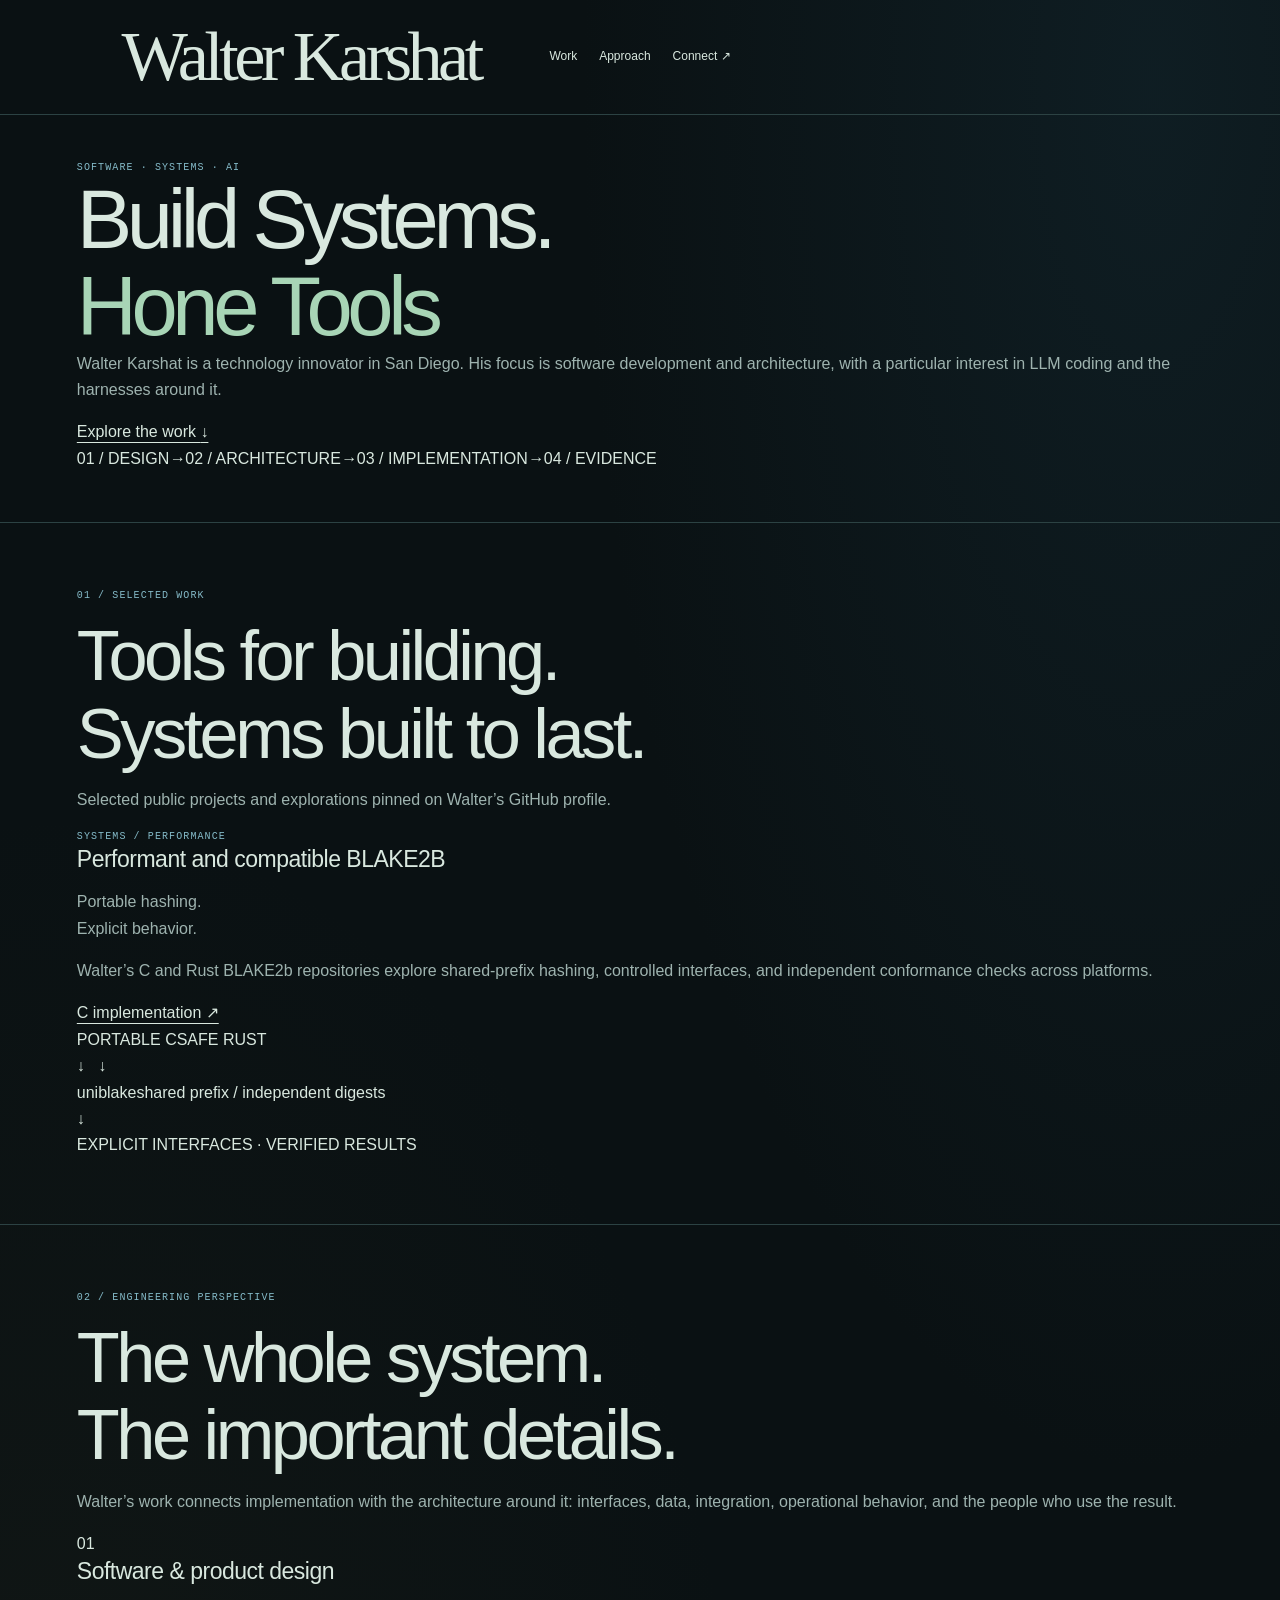
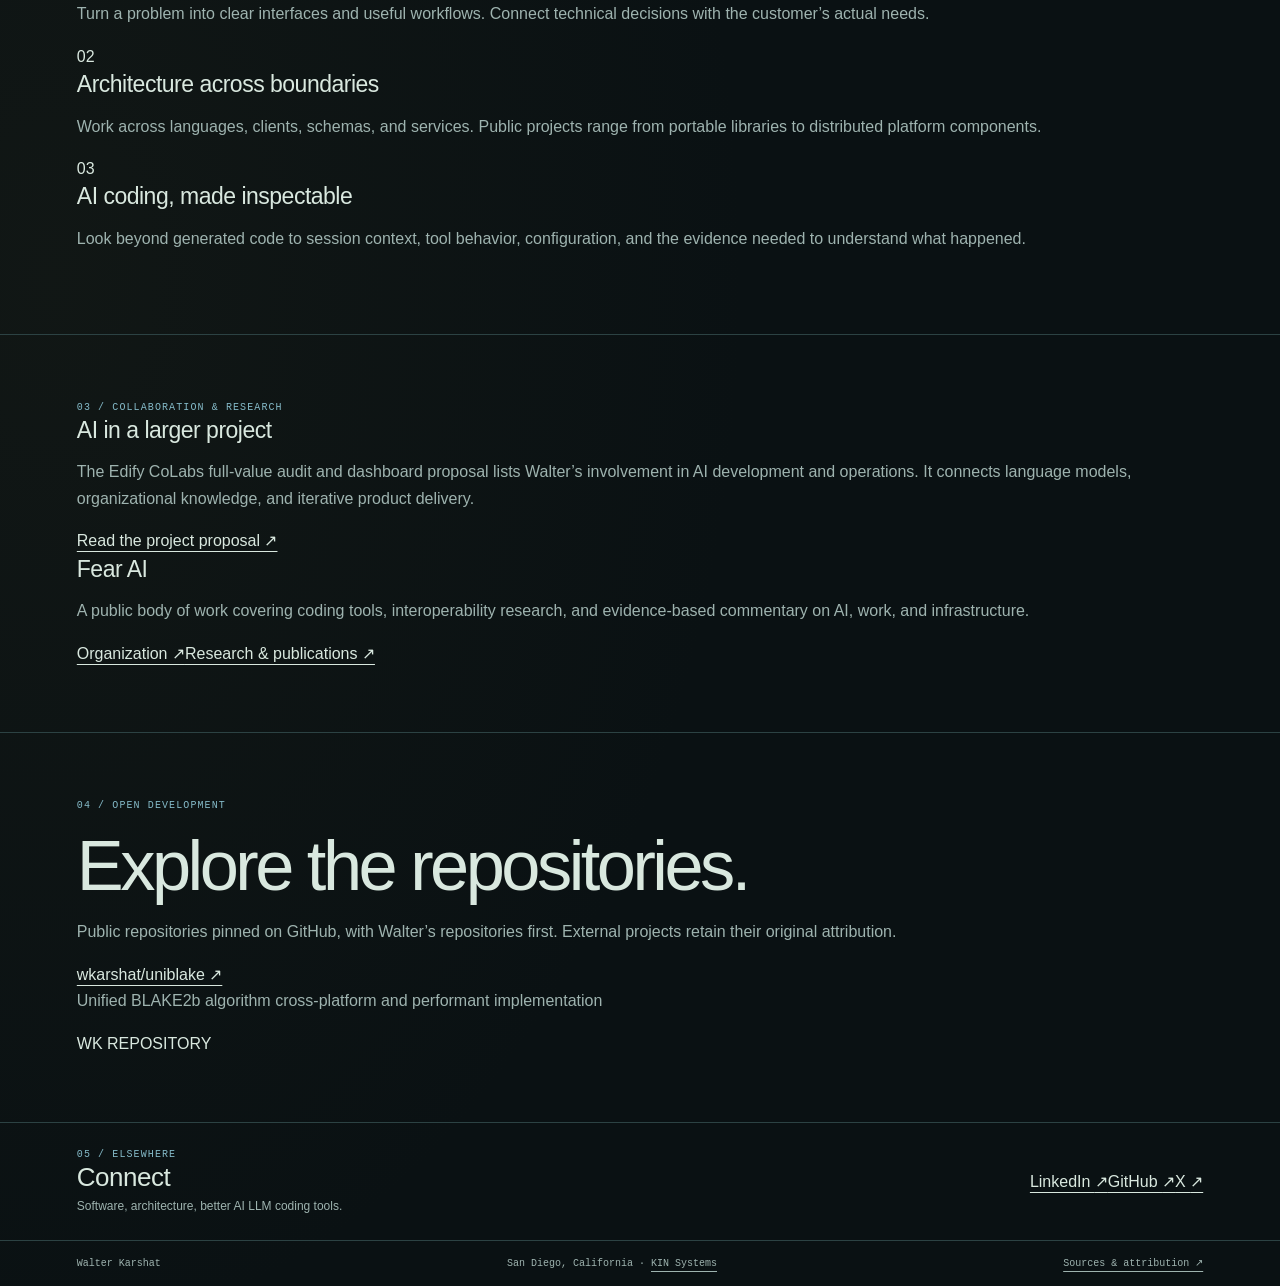
<file: index.html>
<!doctype html>
<html lang="en"><head><meta charset="utf-8"><meta name="viewport" content="width=device-width,initial-scale=1"><meta name="description" content="Walter Karshat — software development, systems architecture, AI coding harnesses, MCP tooling, and cross-platform engineering."><meta name="theme-color" content="#eeece5"><meta property="og:title" content="Walter Karshat · Software & Systems"><meta property="og:description" content="From low-level systems to the tools that help AI write better software."><meta property="og:type" content="website"><meta property="og:url" content="https://wkarshat.github.io/"><link rel="canonical" href="https://wkarshat.github.io/"><link rel="icon" href="assets/mark.svg" type="image/svg+xml"><link rel="stylesheet" href="style.css"><title>Walter Karshat · Software & Systems</title></head>
<body><a class="skip" href="#main">Skip to content</a><header><a class="brand" href="#">Walter Karshat</a><nav aria-label="Main navigation"><a href="#work">Work</a><a href="#approach">Approach</a><a href="#links">Connect <span aria-hidden="true">↗</span></a></nav></header>
<main id="main"><section class="hero"><div class="eyebrow"><span class="dot"></span> SOFTWARE · SYSTEMS · AI</div><h1>Build Systems.<br><span>Hone Tools</span></h1><div class="hero-bottom"><p>Walter Karshat is a technology innovator in San Diego. His focus is software development and architecture, with a particular interest in LLM coding and the harnesses around it.</p><a class="button" href="#work">Explore the work <span>↓</span></a></div><div class="system" aria-label="Areas of practice"><span>01 / DESIGN</span><i>→</i><span>02 / ARCHITECTURE</span><i>→</i><span>03 / IMPLEMENTATION</span><i>→</i><span>04 / EVIDENCE</span></div></section>
<section id="work" class="work"><div class="section-head"><div><div class="eyebrow">01 / SELECTED WORK</div><h2>Tools for building.<br>Systems built to last.</h2></div><p>Selected public projects and explorations pinned on Walter’s GitHub profile.</p></div>
<article class="featured"><div><div class="eyebrow">SYSTEMS / PERFORMANCE</div><h3>Performant and compatible BLAKE2B</h3><p class="lead">Portable hashing.<br>Explicit behavior.</p><p>Walter’s C and Rust BLAKE2b repositories explore shared-prefix hashing, controlled interfaces, and independent conformance checks across platforms.</p><a class="text-link" href="https://github.com/wkarshat/uniblake">C implementation ↗</a></div><div class="flow" aria-label="uniblake implementation priorities"><div class="flow-input"><span>PORTABLE C</span><span>SAFE RUST</span></div><div class="flow-line">↓ &nbsp; ↓</div><div class="flow-core">uniblake<span>shared prefix / independent digests</span></div><div class="flow-line">↓</div><div class="flow-output">EXPLICIT INTERFACES · VERIFIED RESULTS</div></div></article></section>
<section id="approach" class="approach"><div><div class="eyebrow">02 / ENGINEERING PERSPECTIVE</div><h2>The whole system.<br>The important details.</h2><p>Walter’s work connects implementation with the architecture around it: interfaces, data, integration, operational behavior, and the people who use the result.</p></div><div class="principles"><article><span>01</span><div><h3>Software & product design</h3><p>Turn a problem into clear interfaces and useful workflows. Connect technical decisions with the customer’s actual needs.</p></div></article><article><span>02</span><div><h3>Architecture across boundaries</h3><p>Work across languages, clients, schemas, and services. Public projects range from portable libraries to distributed platform components.</p></div></article><article><span>03</span><div><h3>AI coding, made inspectable</h3><p>Look beyond generated code to session context, tool behavior, configuration, and the evidence needed to understand what happened.</p></div></article></div></section>
<section class="context"><div class="eyebrow">03 / COLLABORATION & RESEARCH</div><div class="context-grid"><article><h3>AI in a larger project</h3><p>The Edify CoLabs full-value audit and dashboard proposal lists Walter’s involvement in AI development and operations. It connects language models, organizational knowledge, and iterative product delivery.</p><a href="https://deep-projects.ai/proposal/ai-enabled-full-value-audit-and-dashboard-for-sustainable-exponential-organisational-growth/">Read the project proposal ↗</a></article><article><h3>Fear AI</h3><p>A public body of work covering coding tools, interoperability research, and evidence-based commentary on AI, work, and infrastructure.</p><a href="https://github.com/fear-ai">Organization ↗</a><a href="https://github.com/fear-ai/Pub">Research & publications ↗</a></article></div></section>
<section class="repositories"><div class="section-head"><div><div class="eyebrow">04 / OPEN DEVELOPMENT</div><h2>Explore the repositories.</h2></div><p>Public repositories pinned on GitHub, with Walter’s repositories first. External projects retain their original attribution.</p></div><p id="repo-status" aria-live="polite"></p><div id="repo-list"><p>Browse the complete repositories on <a href="https://github.com/wkarshat?tab=repositories">GitHub</a> and <a href="https://github.com/orgs/fear-ai/repositories">fear-ai</a>.</p></div></section>
<section id="links" class="connect"><div><div class="eyebrow">05 / ELSEWHERE</div><h2>Connect</h2><p>Software, architecture, better AI LLM coding tools.</p></div><div class="socials"><a href="https://www.linkedin.com/in/wkarshat/">LinkedIn <span>↗</span></a><a href="https://github.com/wkarshat">GitHub <span>↗</span></a><a href="https://x.com/karshatwalter">X <span>↗</span></a></div></section></main><footer><span>Walter Karshat</span><span>San Diego, California · <a href="https://kinsys.com/">KIN Systems</a></span><a href="SOURCES.md">Sources & attribution ↗</a></footer><script src="script.js" defer></script></body></html>
</file>
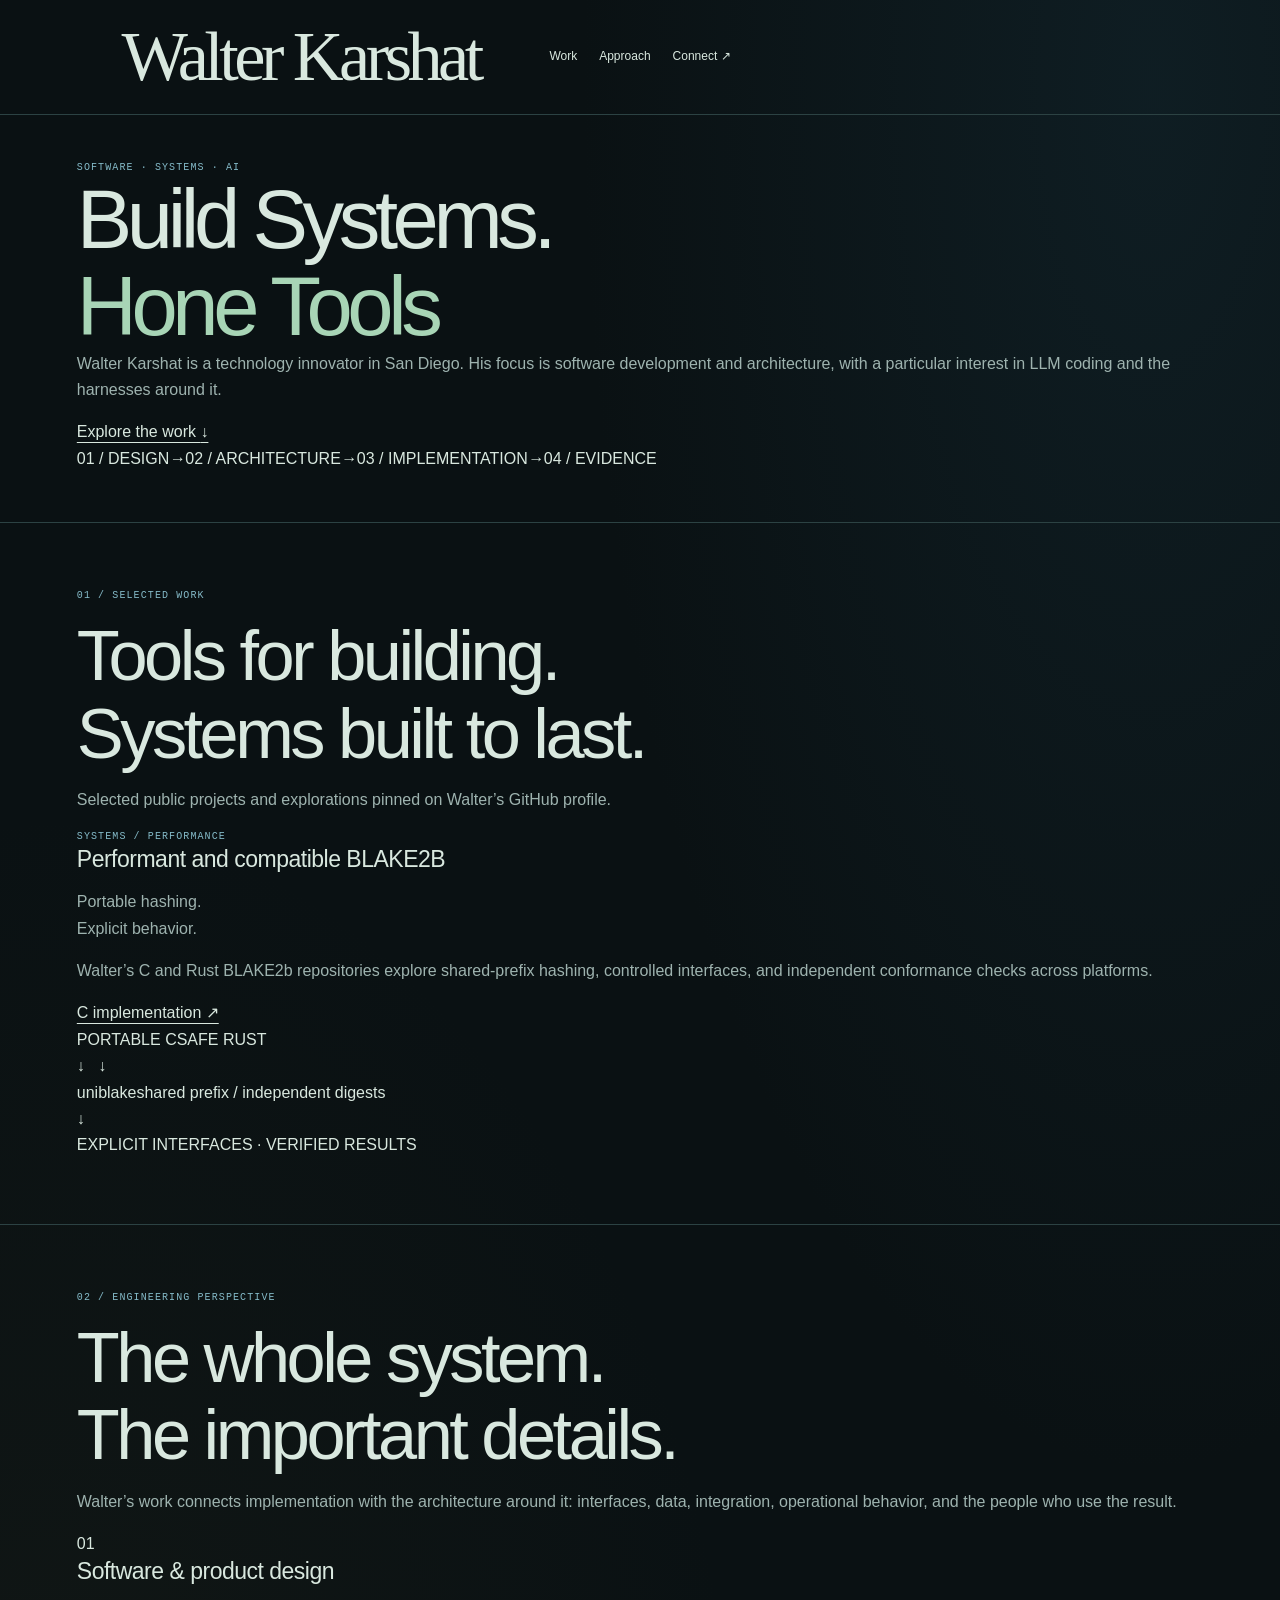
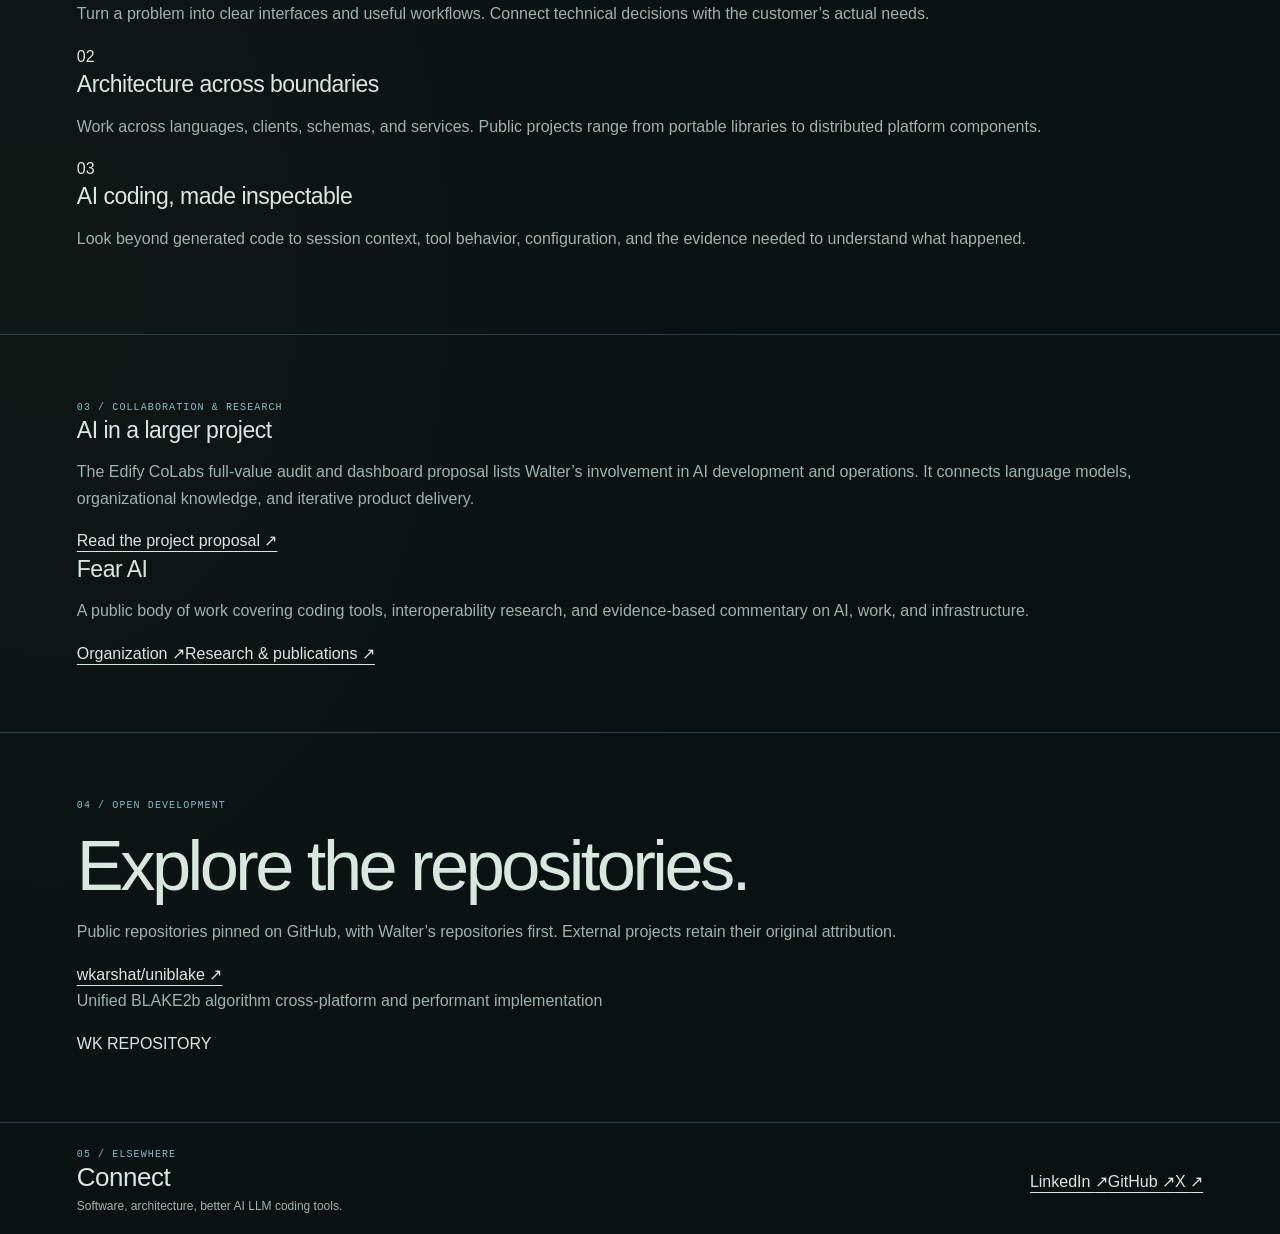
<file: codess.html>
<!doctype html><html lang="en"><head><meta charset="utf-8"><meta name="viewport" content="width=device-width,initial-scale=1"><meta http-equiv="refresh" content="0;url=index.html#codess"><title>Walter Karshat</title></head><body><a href="index.html#codess">Continue to codess</a></body></html>
</file>
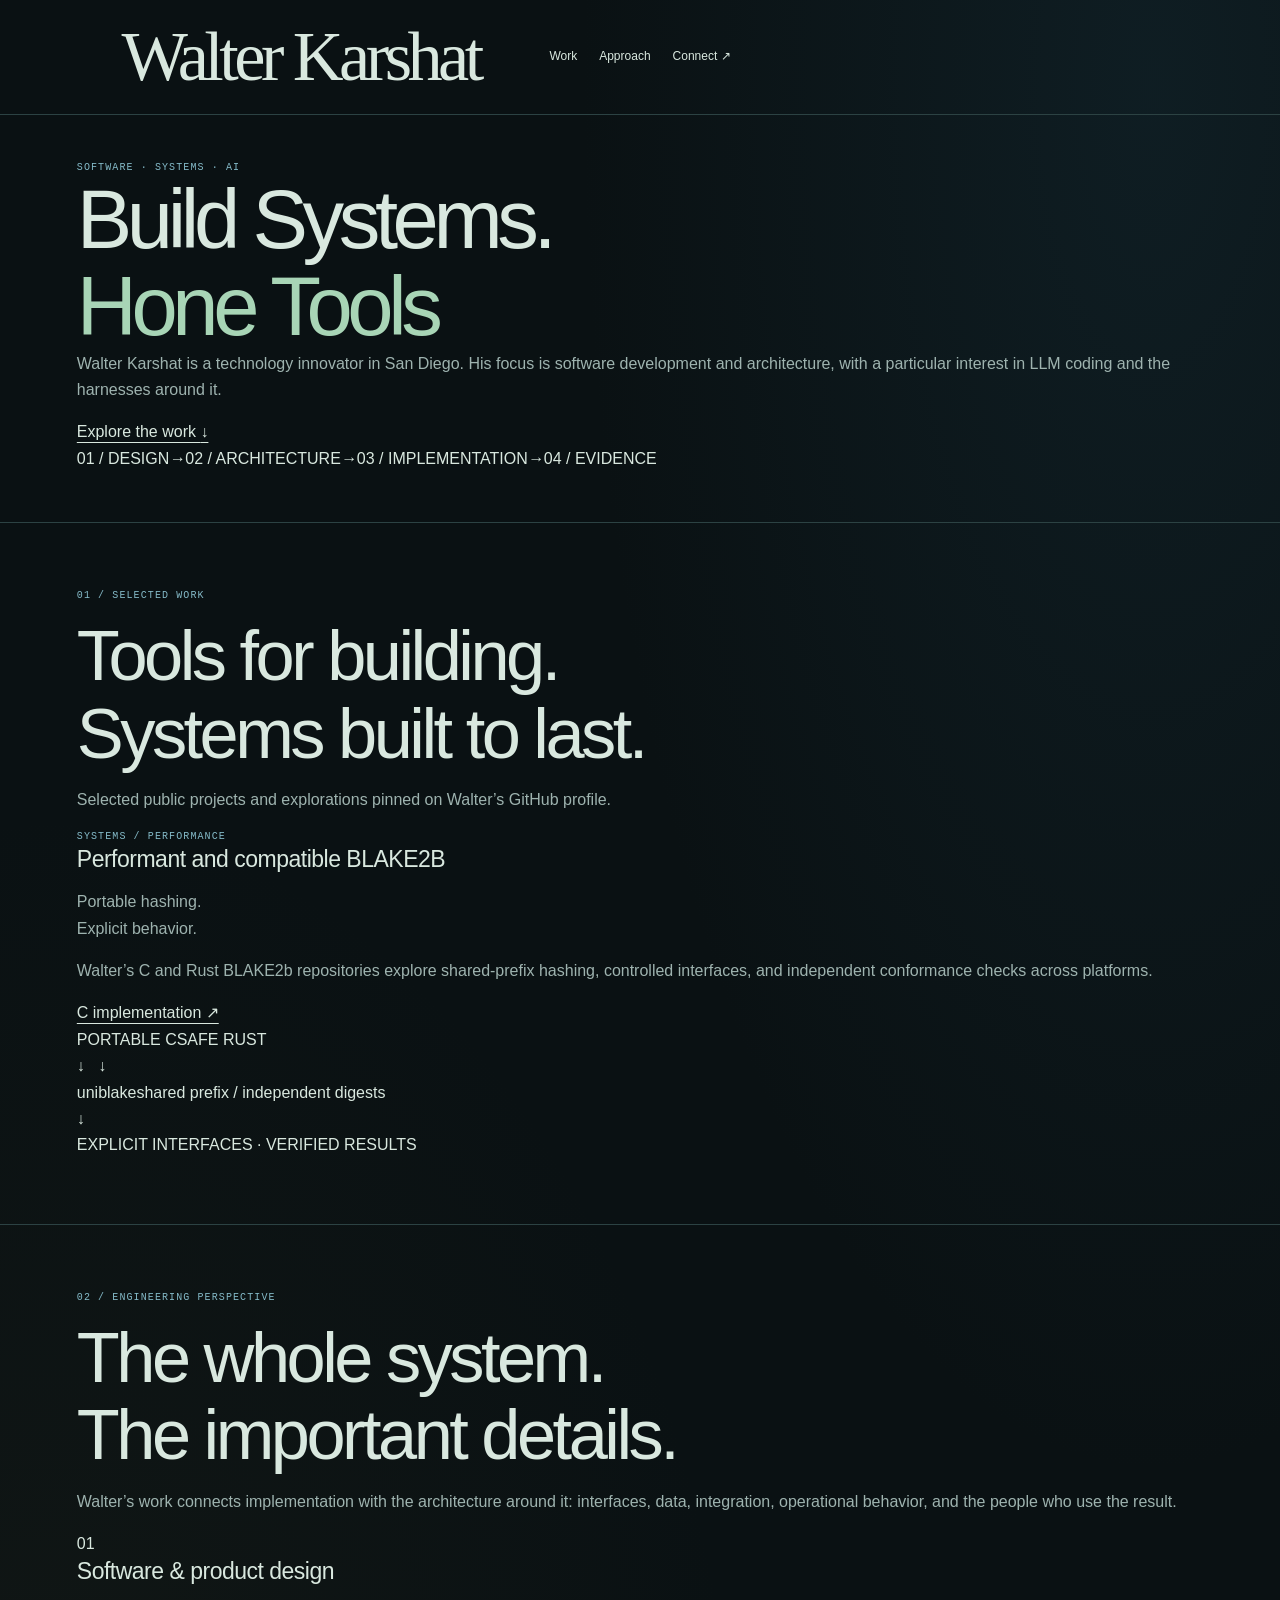
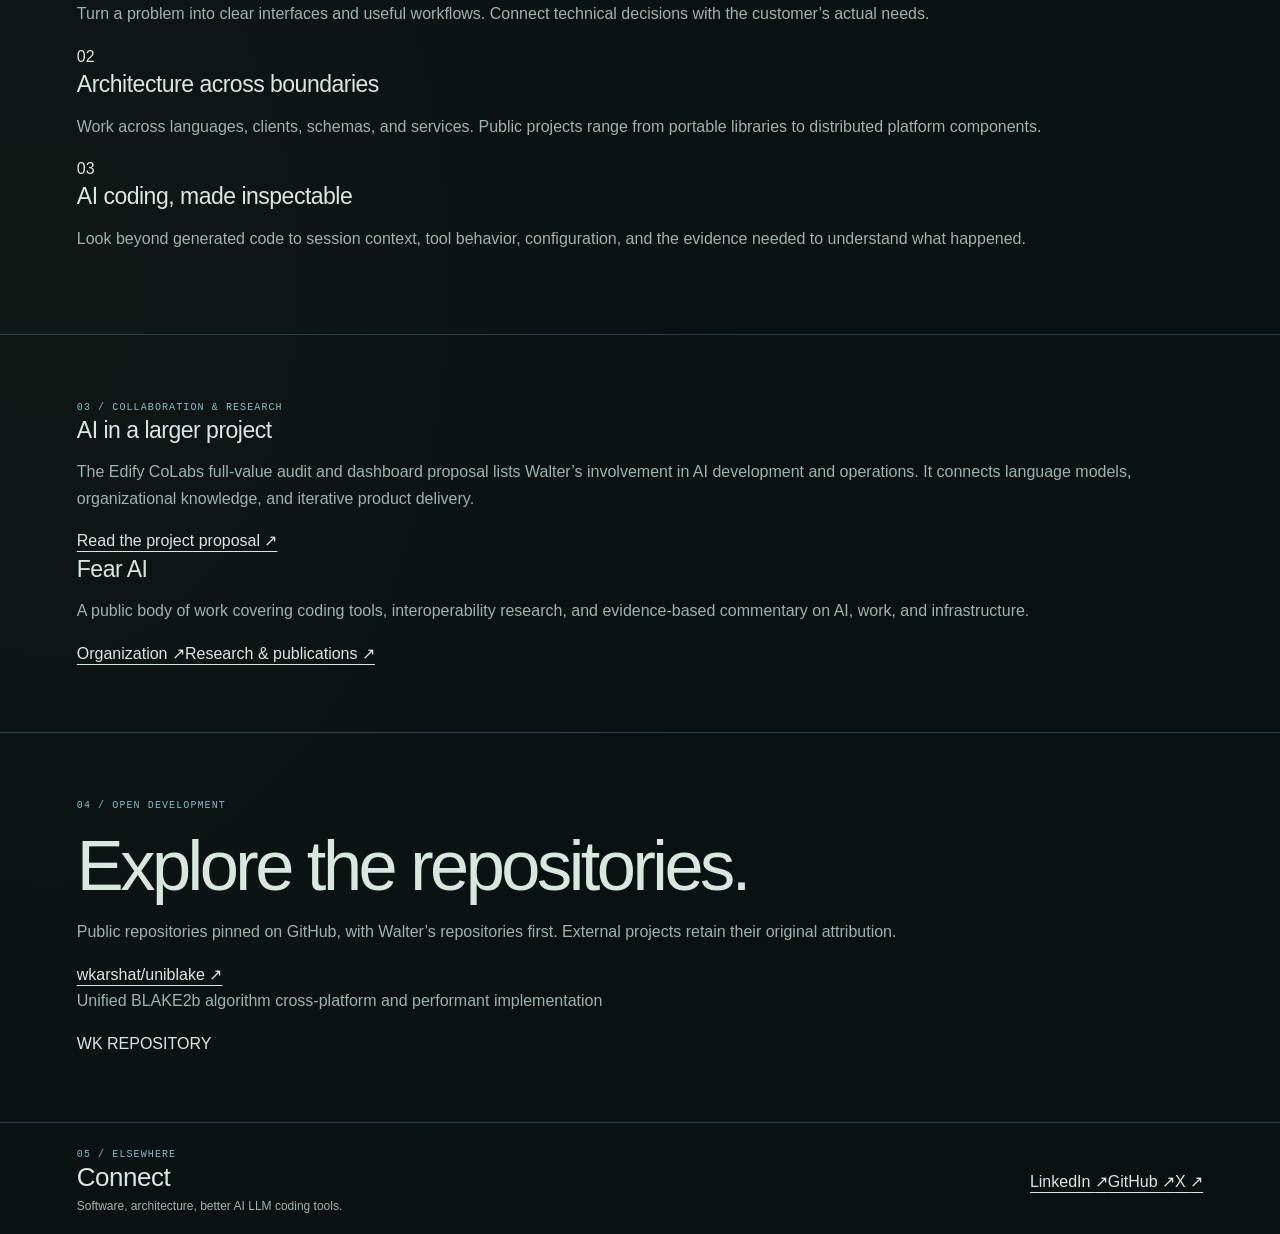
<file: fear-ai.html>
<!doctype html><html lang="en"><head><meta charset="utf-8"><meta name="viewport" content="width=device-width,initial-scale=1"><meta http-equiv="refresh" content="0;url=index.html#fear-ai"><title>Walter Karshat</title></head><body><a href="index.html#fear-ai">Continue to fear-ai</a></body></html>
</file>
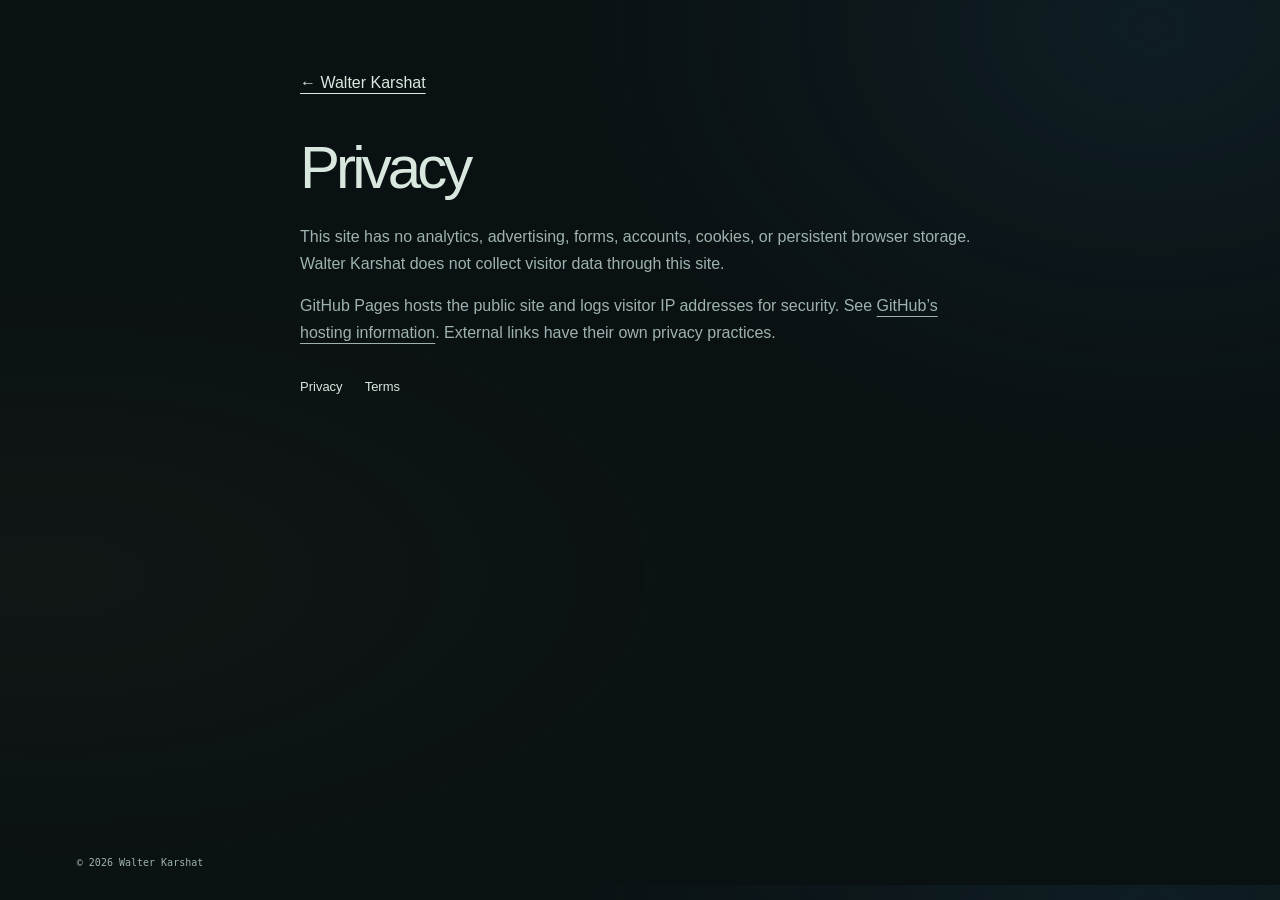
<file: privacy.html>
<!doctype html><html lang="en"><head><meta charset="utf-8"><meta name="viewport" content="width=device-width,initial-scale=1"><title>Privacy · Walter Karshat</title><link rel="stylesheet" href="style.css"><link rel="icon" href="assets/mark.svg" type="image/svg+xml"></head><body data-design="blueprint"><main class="legal-page"><a href="index.html">← Walter Karshat</a><h1>Privacy</h1><p>This site has no analytics, advertising, forms, accounts, cookies, or persistent browser storage. Walter Karshat does not collect visitor data through this site.</p><p>GitHub Pages hosts the public site and logs visitor IP addresses for security. See <a href="https://docs.github.com/en/pages/getting-started-with-github-pages/what-is-github-pages#data-collection">GitHub’s hosting information</a>. External links have their own privacy practices.</p><nav aria-label="Legal pages"><a href="privacy.html">Privacy</a><a href="terms.html">Terms</a></nav></main><footer><span>© 2026 Walter Karshat</span></footer></body></html>
</file>
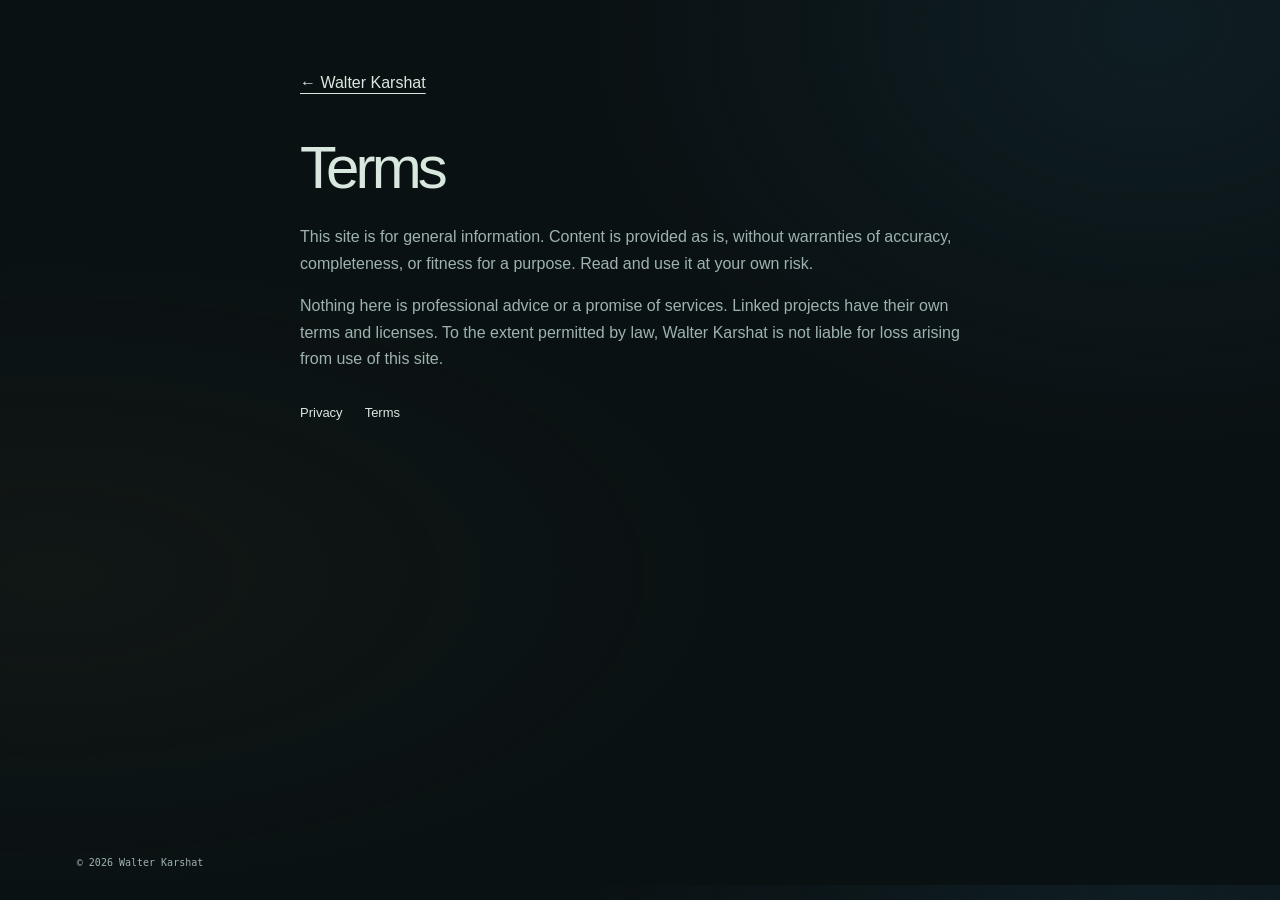
<file: terms.html>
<!doctype html><html lang="en"><head><meta charset="utf-8"><meta name="viewport" content="width=device-width,initial-scale=1"><title>Terms · Walter Karshat</title><link rel="stylesheet" href="style.css"><link rel="icon" href="assets/mark.svg" type="image/svg+xml"></head><body data-design="blueprint"><main class="legal-page"><a href="index.html">← Walter Karshat</a><h1>Terms</h1><p>This site is for general information. Content is provided as is, without warranties of accuracy, completeness, or fitness for a purpose. Read and use it at your own risk.</p><p>Nothing here is professional advice or a promise of services. Linked projects have their own terms and licenses. To the extent permitted by law, Walter Karshat is not liable for loss arising from use of this site.</p><nav aria-label="Legal pages"><a href="privacy.html">Privacy</a><a href="terms.html">Terms</a></nav></main><footer><span>© 2026 Walter Karshat</span></footer></body></html>
</file>
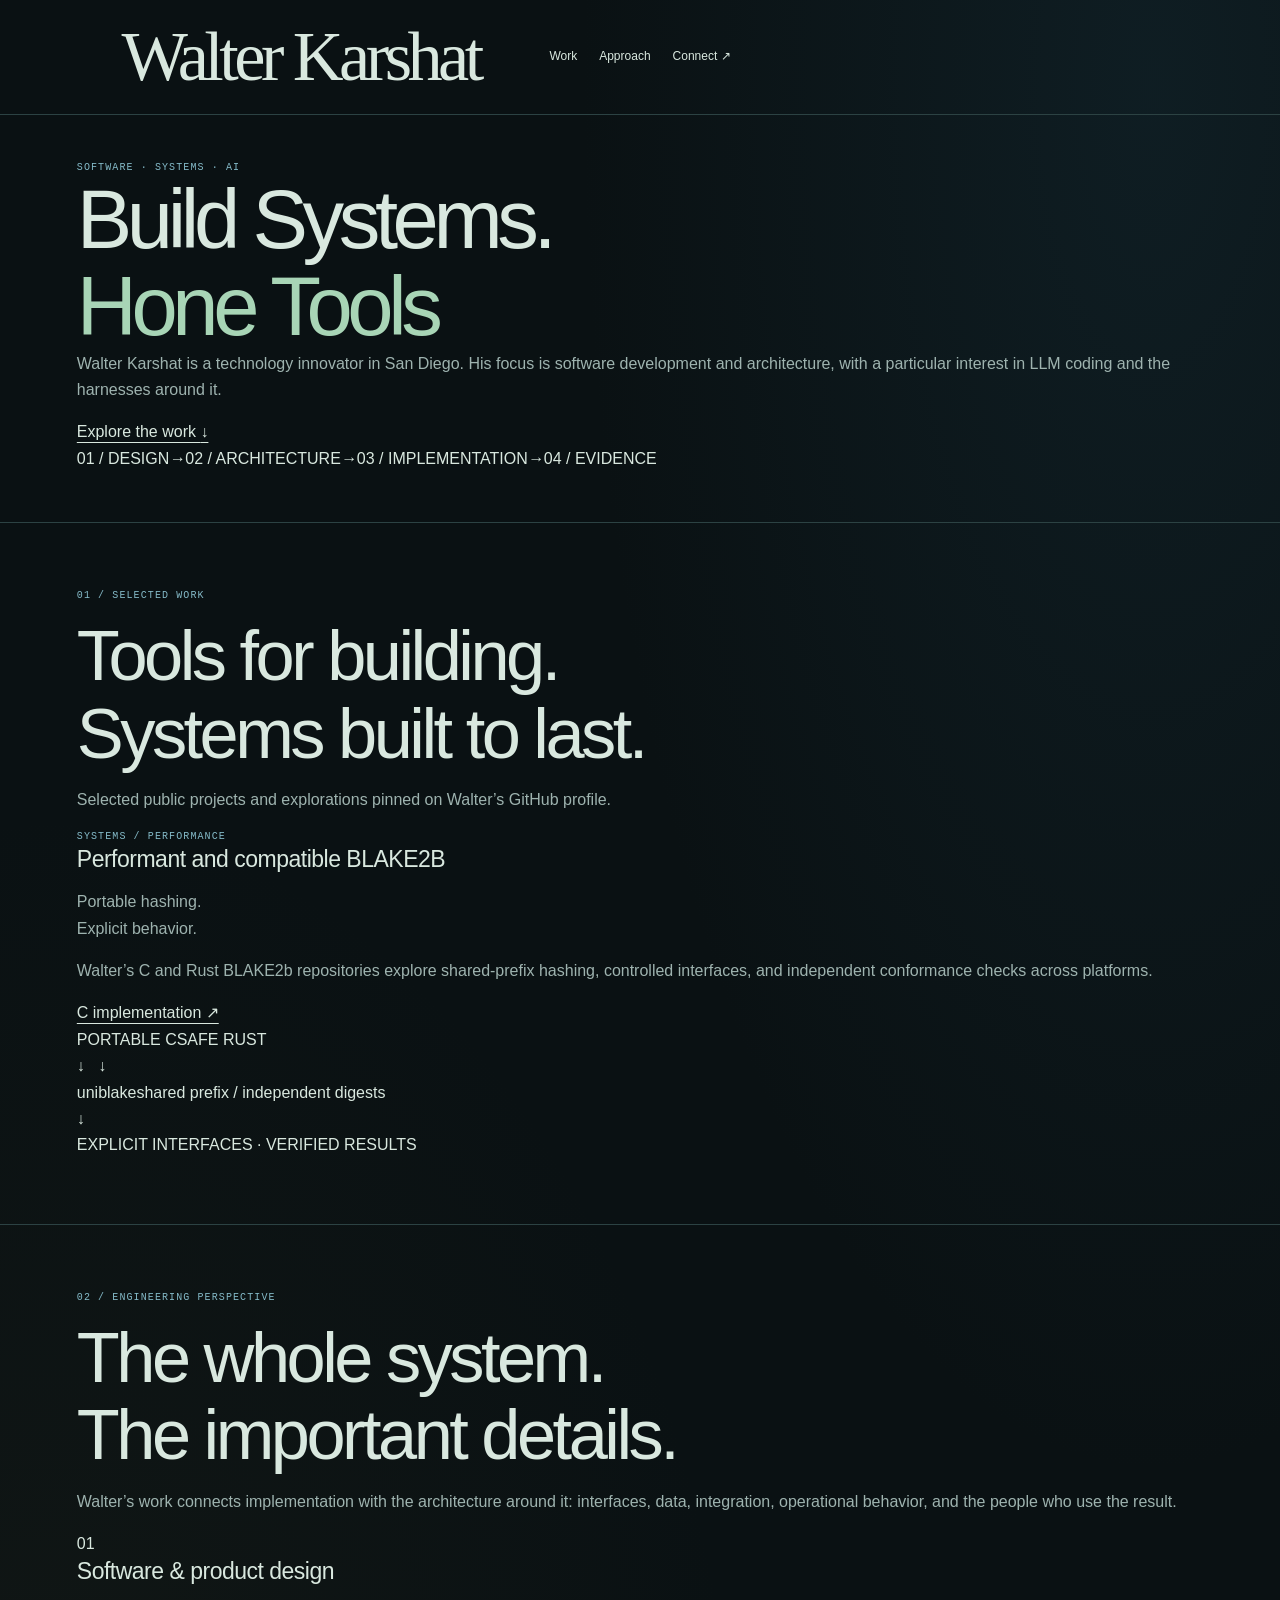
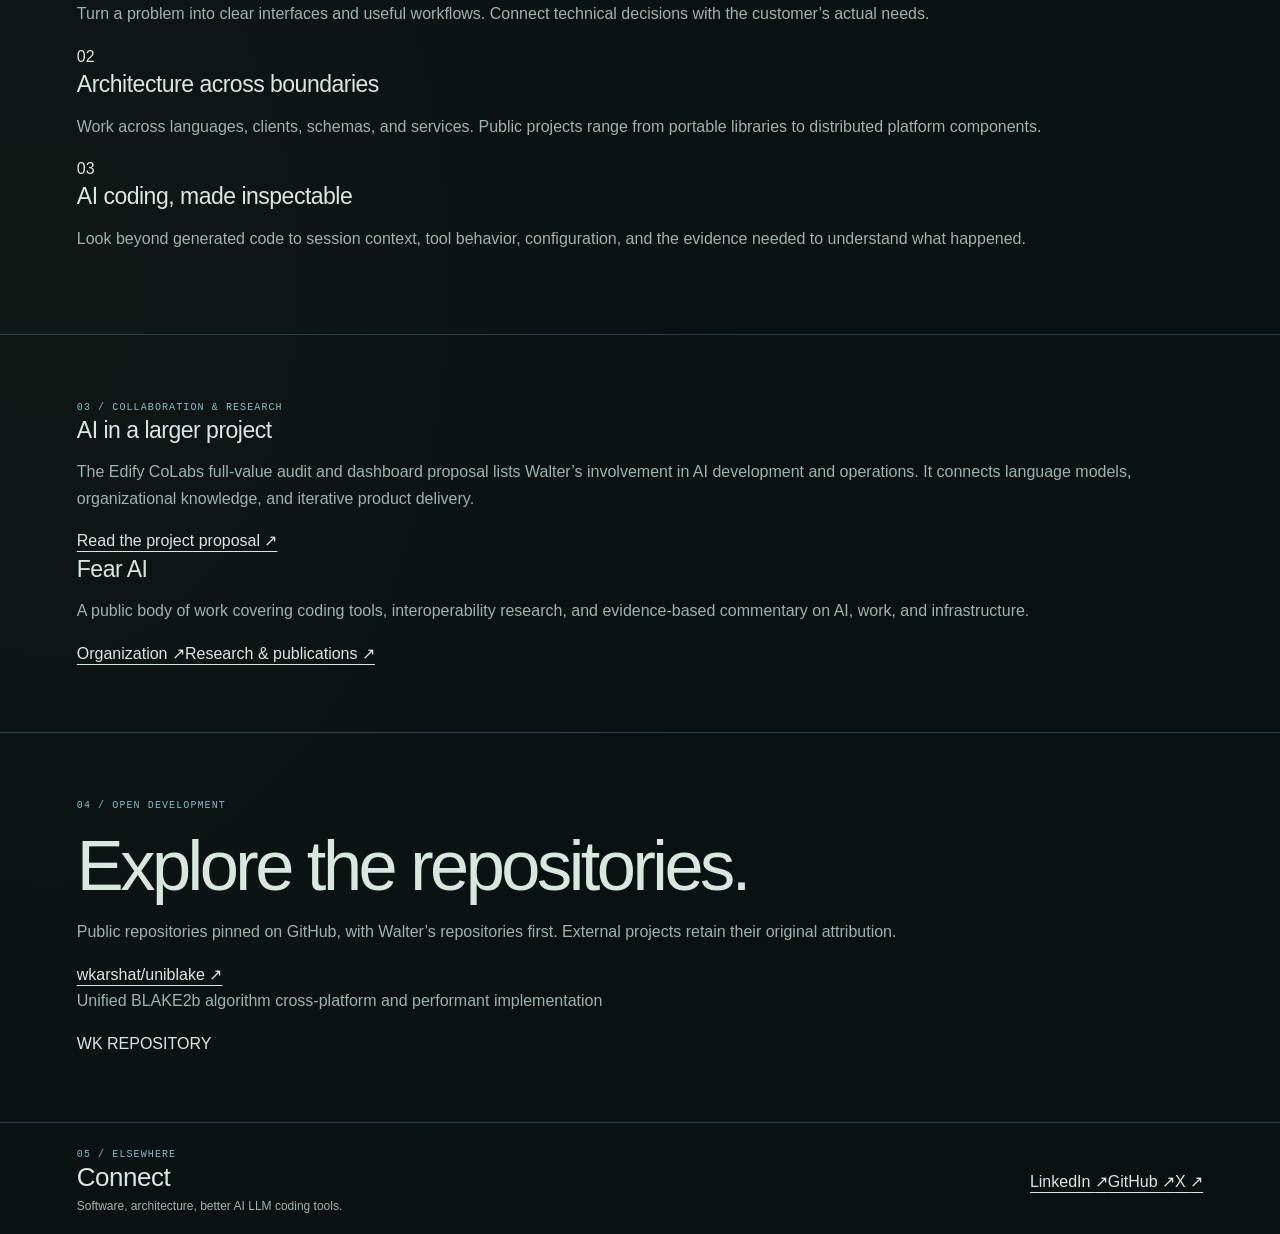
<file: uniblake.html>
<!doctype html><html lang="en"><head><meta charset="utf-8"><meta name="viewport" content="width=device-width,initial-scale=1"><meta http-equiv="refresh" content="0;url=index.html#uniblake"><title>Walter Karshat</title></head><body><a href="index.html#uniblake">Continue to uniblake</a></body></html>
</file>
<file: style.css>
*{box-sizing:border-box}html{scroll-behavior:smooth;scroll-padding-top:30px}body{--paper:#0a1113;--ink:#d9e8df;--muted:#9eb3af;--line:#2c4243;--sage:#a8d5b6;--cyan:#85bbc9;--amber:#d7b586;margin:0;color:var(--ink);background:radial-gradient(ellipse at 90% 3%,#16303b66,transparent 35%),radial-gradient(ellipse at 4% 65%,#2d2e1d33,transparent 40%),var(--paper);font-family:Arial,Helvetica,sans-serif;font-size:16px;line-height:1.65}a{color:inherit;text-underline-offset:5px}a:hover{color:var(--cyan)}button{font:inherit}a:focus-visible,button:focus-visible,summary:focus-visible{outline:2px solid var(--amber);outline-offset:5px}header,main,footer{max-width:1440px;margin:auto}header{display:grid;grid-template-columns:1fr auto 1fr;align-items:center;gap:25px;padding:20px 6%;border-bottom:1px solid var(--line)}.monogram{width:76px;height:52px;color:var(--sage)}.monogram svg{width:100%;height:100%}.brand{font-size:30px;letter-spacing:-1px;text-decoration:none;text-align:center;white-space:nowrap}nav{display:flex;gap:22px}header nav{justify-content:flex-end;font-size:12px}nav a{text-decoration:none}.design-options button{background:transparent;border:0;color:var(--muted);font:10px monospace;padding:7px;cursor:pointer}.design-options{display:flex;gap:7px}.design-options button[aria-pressed=true]{border-bottom:1px solid var(--sage);color:var(--ink)}section{padding:65px 6%;border-bottom:1px solid var(--line)}.eyebrow{font:10px/1.6 monospace;letter-spacing:1.1px;color:var(--cyan)}h1,h2,h3,p{margin-top:0}h1{font-size:clamp(50px,6.5vw,94px);line-height:1.05;font-weight:400;letter-spacing:-.065em;margin:0}h1 span{display:block;color:var(--sage);padding-left:.8em}h2{font-size:clamp(48px,5.5vw,76px);font-weight:400;line-height:1.1;letter-spacing:-.05em;margin:13px 0 15px}h3{font-size:23px;font-weight:400;letter-spacing:-.5px;line-height:1.25;margin-bottom:15px}p{color:var(--muted)}.hero{padding-top:45px;padding-bottom:50px}.hero-composition{display:grid;grid-template-columns:1.2fr 1fr;align-items:center;gap:35px;margin:35px 0}.hero-intro{max-width:690px;font-size:17px;margin:0}.architecture-art{margin:0}.architecture-art svg{display:block;width:100%;color:var(--muted)}figure{margin:0;min-width:0}figure svg{display:block;width:100%;height:auto}figcaption{font:10px/1.6 monospace;color:var(--muted);margin-top:15px;max-width:70ch}.architecture-art figcaption{text-align:center;font-size:9px}.sage{stroke:var(--sage)}.cyan{stroke:var(--cyan)}.amber{stroke:var(--amber)}.subtle{stroke:var(--line)}.svg-label{font:11px monospace;letter-spacing:1px;fill:var(--muted)}.svg-text{font:17px Arial,sans-serif;fill:var(--ink)}.svg-small{font:12px Arial,sans-serif;fill:var(--muted)}.svg-wire{fill:none;stroke:var(--cyan);stroke-width:1.3}.svg-wire.faint{stroke:var(--line)}.source-boxes rect{fill:transparent;stroke:var(--cyan);stroke-width:1.2}.entity-boxes rect{fill:var(--paper);stroke:var(--sage);stroke-width:1.2}.schema-plane{fill:color-mix(in srgb,var(--cyan) 7%,var(--paper));stroke:var(--cyan);stroke-width:1}.section-lead{font-size:clamp(21px,2.5vw,30px);line-height:1.3;color:var(--ink);margin-bottom:35px;letter-spacing:-.5px}.project-layout{display:grid;grid-template-columns:.85fr 1.3fr;gap:55px;align-items:start}.project-copy p{font-size:15px;max-width:65ch;margin-bottom:20px}.explore{display:inline-flex;align-items:center;gap:18px;font:12px monospace;text-decoration:none;border-bottom:1px solid var(--line);padding:5px 0;margin:6px 0 0}.explore span{color:var(--amber)}.project-notes{margin:30px 0 0;border-top:1px solid var(--line);padding-top:18px}.project-notes>div{display:grid;grid-template-columns:65px 1fr;gap:12px;margin-bottom:12px;font-size:12px}.project-notes dt{font:10px/1.6 monospace;text-transform:uppercase;color:var(--cyan)}.project-notes dd{color:var(--muted);margin:0}.project-notes>div:nth-child(2) dt{color:var(--sage)}.project-notes>div:nth-child(3) dt{color:var(--amber)}.evidence-map{padding-top:2px}.research-row{display:grid;grid-template-columns:1fr 1fr;gap:55px;margin-top:45px;padding-top:30px;border-top:1px solid var(--line)}.research-row p{font-size:14px}.research-row a{font-size:12px;margin-right:18px}.blake-page{background:color-mix(in srgb,var(--sage) 3%,transparent)}.blake-page .eyebrow{color:var(--amber)}.hash-map{align-self:center}.initiative-layout{display:grid;grid-template-columns:1fr 1fr;gap:65px;align-items:start}.initiative-layout p{font-size:15px}.claim-study{border-top:1px solid var(--line);border-bottom:1px solid var(--line);padding:20px 0}.claim-study>.eyebrow{font-size:9px}.claim-study>div{display:grid;grid-template-columns:1fr 35px 1fr;gap:10px;align-items:center;padding:18px 0;border-bottom:1px solid var(--line);font-size:22px}.claim-study>div>span:first-child{color:var(--sage)}.claim-study>div>span:last-child{color:var(--cyan)}.claim-study i{font:14px monospace;color:var(--amber)}.claim-study p{font-size:12px;max-width:50ch;margin:18px 0 0}.connect{display:flex;justify-content:space-between;align-items:center;gap:30px;padding:24px 6%}.connect h2{font-size:26px;margin:0 0 5px;letter-spacing:-.5px}.connect p{font-size:12px;margin:0}.connect nav{font-size:13px;white-space:nowrap}footer{display:flex;justify-content:space-between;align-items:center;gap:25px;padding:15px 6%;font:10px/1.5 monospace;color:var(--muted)}.footer-person{display:flex;align-items:center;gap:22px;flex-wrap:wrap}.footer-person>span{color:var(--ink)}footer nav{gap:16px}.skip{position:absolute;left:10px;top:-100px;background:var(--paper);padding:10px}.skip:focus{top:5px}.legal-page{max-width:740px;min-height:calc(100vh - 60px);padding:70px 30px}.legal-page h1{font-size:60px;margin:40px 0 25px}.legal-page nav{margin-top:30px;font-size:13px}
@media(max-width:1100px){header{grid-template-columns:90px 1fr;gap:12px}.brand{justify-self:center;margin-right:90px}header nav{grid-column:1/-1;justify-content:center}.project-layout{grid-template-columns:1fr;gap:32px}.project-copy{max-width:760px}.evidence-map,.hash-map{width:100%;max-width:900px}.project-notes{max-width:700px}.hero-composition{gap:20px}.hero h1{font-size:clamp(48px,7vw,72px)}footer{align-items:flex-start}.footer-person{gap:8px 20px}}
@media(max-width:650px){header{padding:16px 6%;grid-template-columns:60px 1fr}.monogram{width:60px;height:42px}.brand{font-size:26px;margin-right:60px}header nav{font-size:11px;gap:20px}section{padding:44px 6%}.hero-composition{grid-template-columns:1fr;margin:28px 0;gap:25px}.hero h1{font-size:clamp(46px,11.5vw,70px)}.architecture-art{max-width:440px;width:100%;justify-self:center}.architecture-art figcaption{font-size:8px}.hero-intro{font-size:16px}.hero>.eyebrow{font-size:8px}.section-lead{font-size:23px}.project-copy p{font-size:15px}.research-row,.initiative-layout{grid-template-columns:1fr;gap:28px}.evidence-map{overflow-x:auto}.evidence-map svg{min-width:570px}.hash-map svg{min-width:480px}.hash-map{overflow-x:auto}.connect{align-items:flex-start}.connect nav{gap:18px}.connect p{max-width:220px}footer{display:block}.footer-person{display:grid;grid-template-columns:1fr 1fr;gap:10px;font-size:9px}.footer-person>span{grid-column:1/-1}footer nav{margin-top:15px;font-size:9px}.legal-page{padding:40px 6%}.legal-page h1{font-size:48px}}
@media(prefers-reduced-motion:reduce){html{scroll-behavior:auto}}

.not-mark{font:clamp(20px,2.5vw,34px) monospace;color:var(--amber);vertical-align:middle;letter-spacing:-1px}

.research-row { grid-template-columns: minmax(0, 68ch); }

/* Site identity and project figures */
.monogram { color: #e38a69; }
.brand {
  font-family: Georgia, "Times New Roman", serif;
  font-size: clamp(36px, 5.5vw, 78px);
  font-weight: 400;
  letter-spacing: -.065em;
  line-height: 1.05;
}
.hero h1 { text-align: left; font-weight: 300; font-family: "Helvetica Neue", Arial, sans-serif; }
.hero h1 span { padding-left: 0; }
.harness-flow { width: 100%; max-width: 650px; justify-self: center; }
.flow-label { font: 12px Arial, sans-serif; fill: var(--ink); }
.flow-note { font: 9px monospace; fill: var(--muted); }
.store-outline { fill: var(--paper); stroke: var(--sage); stroke-width: 1.5; }
.evidence-map { margin-top: 32px; max-width: 900px; }
.hash-steps { padding-left: 1.4em; color: var(--muted); font-size: 15px; }
.hash-steps li { margin-bottom: .9em; }
.hash-steps strong { color: var(--ink); }
.energy-series table { width: 100%; border-collapse: collapse; font-size: 14px; }
.energy-series th, .energy-series td { padding: 8px 6px; text-align: left; border-bottom: 1px solid var(--line); }
.energy-series td:nth-child(2) { font-variant-numeric: tabular-nums; white-space: nowrap; }
#connect { display: grid; grid-template-columns: 1fr auto; align-items: baseline; gap: 12px 24px; }
#connect h2 { font: 26px Arial, sans-serif; margin: 0; }
#connect .connect-links { justify-self: end; }
@media (max-width: 650px) {
  header .brand { margin-right: 0; font-size: clamp(27px, 7.5vw, 46px); }
  #connect { grid-template-columns: 1fr; }
  #connect .connect-links { justify-self: start; }
  #connect nav { margin-top: 0; }
}
.harness-flow .source-boxes rect { fill: #172c34; stroke: #73b9c7; }
.harness-flow .schema-plane { fill: #30241f; stroke: #e38a69; }
.harness-flow .store-outline { fill: #1d3029; stroke: #a8d5b6; }
.evidence-map { margin-inline: auto; }
.evidence-map h3 { text-align: center; }
.evidence-map figcaption {
  max-width: none;
  padding: 10px 14px;
  border: 1px solid var(--line);
  text-align: center;
}
@media (max-width: 650px) {
  .evidence-map figcaption { min-width: 570px; }
}

.evidence-map .entity-boxes rect { fill: #333; stroke: #888; }
.evidence-map .svg-text { fill: #fff; }
</file>
